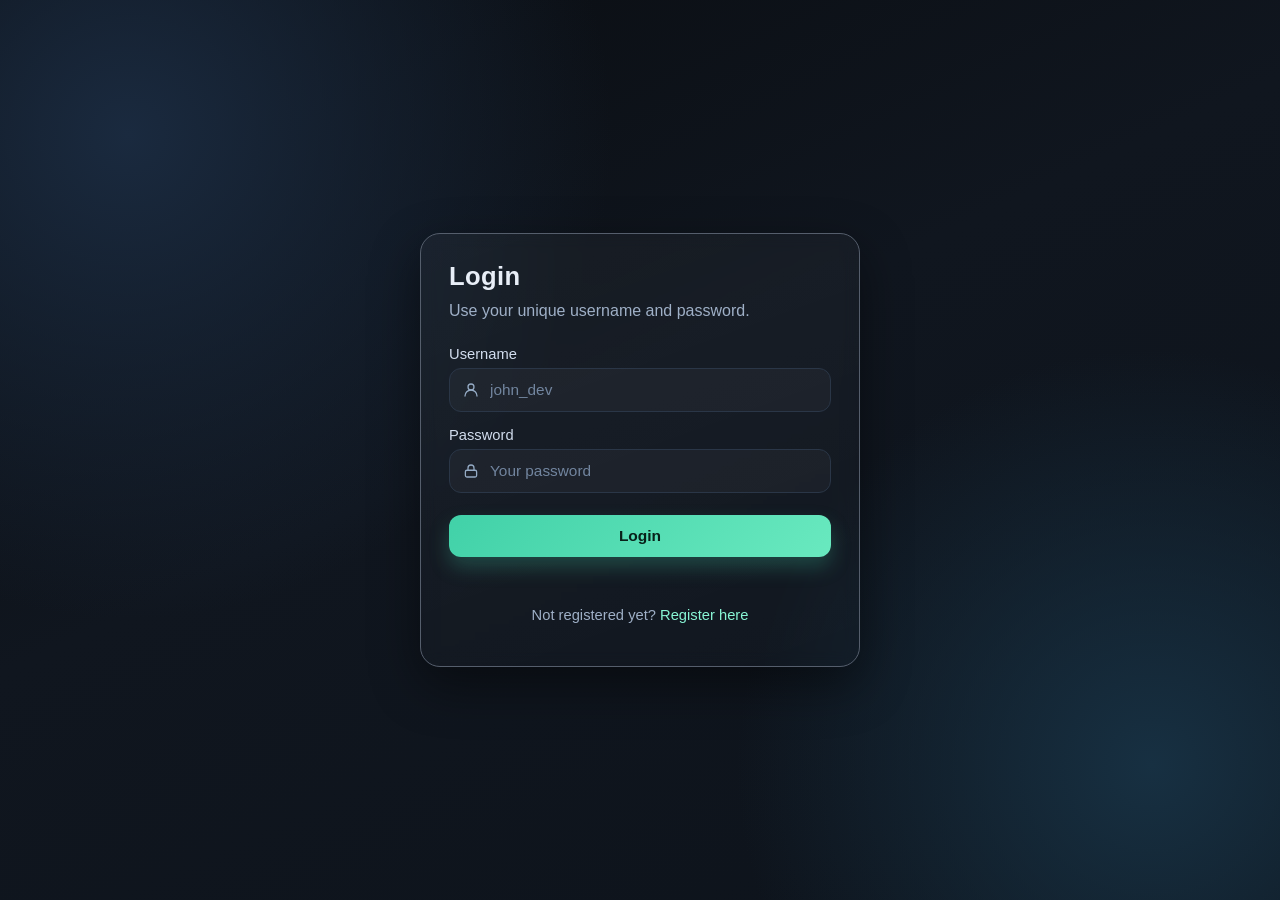
<file: index.html>
﻿<!doctype html>
<html lang="en">
  <head>
    <meta charset="UTF-8" />
    <meta name="viewport" content="width=device-width, initial-scale=1.0" />
    <title>Login</title>
    <link rel="stylesheet" href="./common/auth-theme.css" />
  </head>
  <body>
    <main class="auth-shell">
      <section class="auth-card">
        <h1 class="auth-title">Login</h1>
        <p class="auth-subtitle">Use your unique username and password.</p>

        <form
          id="login-form"
          class="auth-form"
          method="post"
          action="javascript:void(0)"
          novalidate
        >
          <div>
            <label class="field-label" for="username">Username</label>
            <div class="field-wrap">
              <svg
                class="field-icon"
                viewBox="0 0 24 24"
                fill="none"
                aria-hidden="true"
              >
                <path
                  d="M12 12a4 4 0 1 0 0-8 4 4 0 0 0 0 8Z"
                  stroke="currentColor"
                  stroke-width="1.7"
                />
                <path
                  d="M4 20a8 8 0 1 1 16 0"
                  stroke="currentColor"
                  stroke-width="1.7"
                  stroke-linecap="round"
                />
              </svg>
              <input
                class="auth-input"
                type="text"
                name="username"
                id="username"
                placeholder="john_dev"
                required
              />
            </div>
          </div>

          <div>
            <label class="field-label" for="pass">Password</label>
            <div class="field-wrap">
              <svg
                class="field-icon"
                viewBox="0 0 24 24"
                fill="none"
                aria-hidden="true"
              >
                <rect
                  x="4.5"
                  y="11"
                  width="15"
                  height="9"
                  rx="2"
                  stroke="currentColor"
                  stroke-width="1.7"
                />
                <path
                  d="M8 11V8a4 4 0 1 1 8 0v3"
                  stroke="currentColor"
                  stroke-width="1.7"
                  stroke-linecap="round"
                />
              </svg>
              <input
                class="auth-input"
                type="password"
                name="password"
                id="pass"
                placeholder="Your password"
                minlength="8"
                required
              />
            </div>
          </div>

          <button type="button" id="loginbtn" class="auth-btn">
            <span class="btn-row">
              <span id="btn-text">Login</span>
              <span id="btn-loader" class="loader" aria-hidden="true">
                <svg viewBox="0 0 24 24" fill="none">
                  <path
                    d="M12 3a9 9 0 1 1-9 9"
                    stroke="#0a2e23"
                    stroke-width="2.5"
                    stroke-linecap="round"
                  />
                  <path
                    d="M9 3h3a9 9 0 0 1 9 9v1"
                    stroke="#eafff8"
                    stroke-width="2"
                    stroke-linecap="round"
                  />
                </svg>
              </span>
            </span>
          </button>

          <div id="progress" class="progress" aria-hidden="true">
            <div class="bar"></div>
          </div>

          <p class="auth-meta">
            Not registered yet?
            <a href="./register-user/index.html">Register here</a>
          </p>
        </form>
      </section>
    </main>

    <div
      id="toast-wrap"
      class="toast-wrap"
      aria-live="polite"
      aria-atomic="true"
    ></div>

    <script src="./login-user/login.js"></script>
  </body>
</html>
</file>
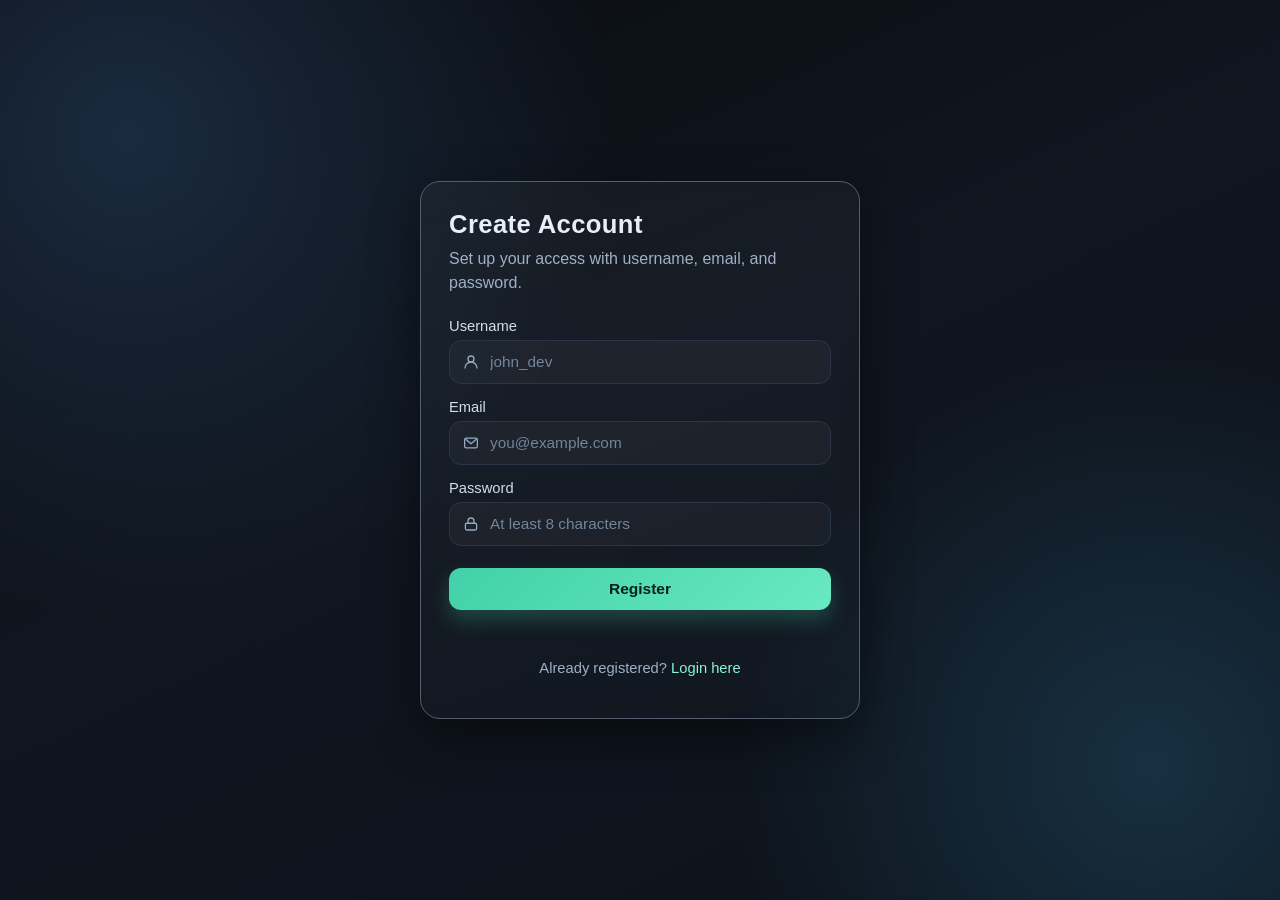
<file: register-user/index.html>
﻿<!doctype html>
<html lang="en">
  <head>
    <meta charset="UTF-8" />
    <meta name="viewport" content="width=device-width, initial-scale=1.0" />
    <title>Register</title>
    <link rel="stylesheet" href="../common/auth-theme.css" />
  </head>
  <body>
    <main class="auth-shell">
      <section class="auth-card">
        <h1 class="auth-title">Create Account</h1>
        <p class="auth-subtitle">Set up your access with username, email, and password.</p>
    
        <form id="register-form" class="auth-form" method="post" action="javascript:void(0)" novalidate>
          <div>
            <label class="field-label" for="username">Username</label>
            <div class="field-wrap">
              <svg class="field-icon" viewBox="0 0 24 24" fill="none" aria-hidden="true">
                <path d="M12 12a4 4 0 1 0 0-8 4 4 0 0 0 0 8Z" stroke="currentColor" stroke-width="1.7" />
                <path d="M4 20a8 8 0 1 1 16 0" stroke="currentColor" stroke-width="1.7" stroke-linecap="round" />
              </svg>
              <input class="auth-input" type="text" name="username" id="username" placeholder="john_dev" required />
            </div>
          </div>

          <div>
            <label class="field-label" for="mail">Email</label>
            <div class="field-wrap">
              <svg class="field-icon" viewBox="0 0 24 24" fill="none" aria-hidden="true">
                <rect x="3.5" y="5.5" width="17" height="13" rx="2.2" stroke="currentColor" stroke-width="1.7" />
                <path d="m5 7 7 6 7-6" stroke="currentColor" stroke-width="1.7" stroke-linecap="round" stroke-linejoin="round" />
              </svg>
              <input class="auth-input" type="email" name="email" id="mail" placeholder="you@example.com" required />
            </div>
          </div>

          <div>
            <label class="field-label" for="pass">Password</label>
            <div class="field-wrap">
              <svg class="field-icon" viewBox="0 0 24 24" fill="none" aria-hidden="true">
                <rect x="4.5" y="11" width="15" height="9" rx="2" stroke="currentColor" stroke-width="1.7" />
                <path d="M8 11V8a4 4 0 1 1 8 0v3" stroke="currentColor" stroke-width="1.7" stroke-linecap="round" />
              </svg>
              <input class="auth-input" type="password" name="password" id="pass" placeholder="At least 8 characters" minlength="8" required />
            </div>
          </div>

          <button type="button" id="registerbtn" class="auth-btn">
            <span class="btn-row">
              <span id="btn-text">Register</span>
              <span id="btn-loader" class="loader" aria-hidden="true">
                <svg viewBox="0 0 24 24" fill="none">
                  <path d="M12 3a9 9 0 1 1-9 9" stroke="#0a2e23" stroke-width="2.5" stroke-linecap="round" />
                  <path d="M9 3h3a9 9 0 0 1 9 9v1" stroke="#eafff8" stroke-width="2" stroke-linecap="round" />
                </svg>
              </span>
            </span>
          </button>

          <div id="progress" class="progress" aria-hidden="true">
            <div class="bar"></div>
          </div>

          <p class="auth-meta">
            Already registered?
            <a href="../index.html">Login here</a>
          </p>
        </form>
      </section>
    </main>

    <div id="toast-wrap" class="toast-wrap" aria-live="polite" aria-atomic="true"></div>

    <script src="./register.js"></script>
  </body>
</html>
</file>
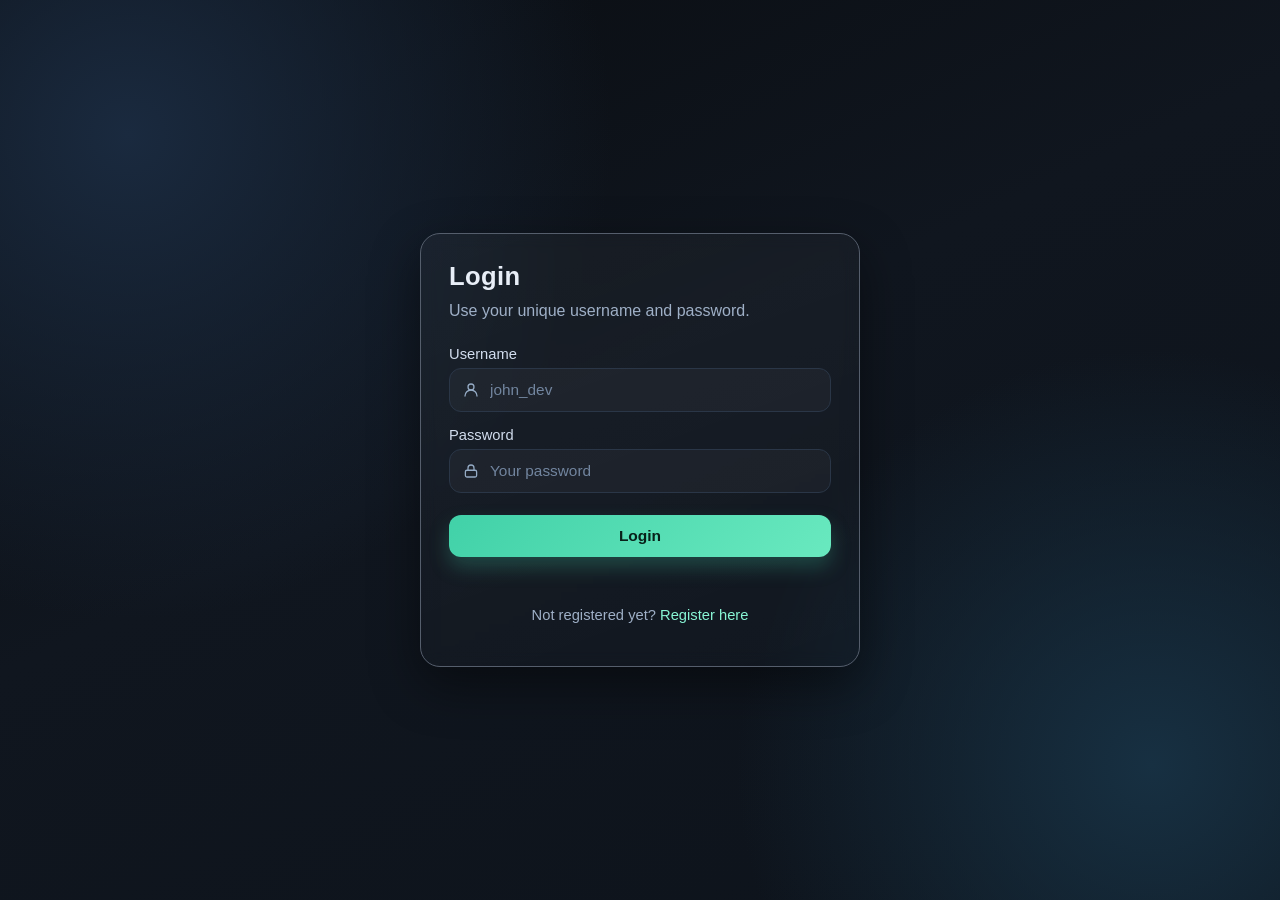
<file: user-profile/getme.html>
﻿<!doctype html>
<html lang="en">
  <head>
    <meta charset="UTF-8" />
    <meta name="viewport" content="width=device-width, initial-scale=1.0" />
    <title>My Profile</title>
    <link rel="stylesheet" href="../common/auth-theme.css" />
    <link rel="stylesheet" href="./getme.css" />
  </head>
  <body>
    <main class="profile-shell">
      <section class="profile-card">
        <div id="profile-loading" class="profile-loading">
          <p class="loading-title">Fetching your profile...</p>
          <div class="loading-track" aria-hidden="true">
            <div class="loading-fill" id="loading-fill"></div>
          </div>
          <p class="loading-percent"><span id="loading-percent">0</span>%</p>
        </div>

        <div id="profile-content" class="profile-content hidden">
          <header class="profile-head">
            <img id="avatar-img" class="avatar-img" src="https://via.placeholder.com/200x200.png" alt="User avatar" />
            <div>
              <p class="kicker">Your Profile</p>
              <h1 id="profile-title" class="profile-title">Welcome</h1>
              <p class="profile-subtitle">Your account details and security status.</p>
            </div>
          </header>

          <section class="stats-grid">
            <article class="stat-box">
              <p class="stat-label">Role</p>
              <p id="role-value" class="stat-value">-</p>
            </article>
            <article class="stat-box">
              <p class="stat-label">Status</p>
              <p class="stat-value success">Active</p>
            </article>
            <article class="stat-box">
              <p class="stat-label">Profile ID</p>
              <p id="id-value" class="stat-value">-</p>
            </article>
          </section>

          <section class="details-panel">
            <h2>Profile Information</h2>
            <div class="detail-row">
              <span>Username</span>
              <strong id="username-value">-</strong>
            </div>
            <div class="detail-row">
              <span>Email</span>
              <strong id="email-value">-</strong>
            </div>
            <div class="detail-row">
              <span>Login Type</span>
              <strong id="login-type-value">-</strong>
            </div>
            <div class="detail-row">
              <span>Email Verified</span>
              <strong id="verified-value">-</strong>
            </div>
            <div class="detail-row">
              <span>Created</span>
              <strong id="created-value">-</strong>
            </div>
          </section>

          <footer class="profile-actions">
            <a class="auth-btn logout-btn" href="../index.html" id="logout-btn">Logout</a>
          </footer>
        </div>
      </section>
    </main>

    <div id="toast-wrap" class="toast-wrap" aria-live="polite" aria-atomic="true"></div>

    <script src="./getme.js"></script>
  </body>
</html>
</file>
<file: common/auth-theme.css>
:root {
  --bg-0: #090c10;
  --bg-1: #10161f;
  --bg-2: #182230;
  --line: #2a3647;
  --text: #e8eef7;
  --muted: #9fb0c7;
  --accent: #41d1a8;
  --accent-strong: #2ab58e;
  --danger: #ff6b6b;
  --success: #57d38c;
  --shadow: 0 18px 50px rgba(0, 0, 0, 0.45);
  --radius-lg: 20px;
  --radius-md: 12px;
}

* {
  box-sizing: border-box;
}

body {
  margin: 0;
  min-height: 100vh;
  font-family: "Segoe UI", "Inter", sans-serif;
  color: var(--text);
  background:
    radial-gradient(circle at 10% 15%, #1a2a3f 0%, transparent 35%),
    radial-gradient(circle at 90% 85%, #173042 0%, transparent 30%),
    linear-gradient(155deg, var(--bg-0), var(--bg-1) 45%, #0d131b);
}

.auth-shell {
  min-height: 100vh;
  padding: 24px;
  display: grid;
  place-items: center;
}

.auth-card {
  width: min(100%, 440px);
  border: 1px solid color-mix(in srgb, var(--line) 80%, #ffffff 20%);
  background: linear-gradient(160deg, rgba(255, 255, 255, 0.04), rgba(255, 255, 255, 0.01));
  border-radius: var(--radius-lg);
  padding: 28px;
  box-shadow: var(--shadow);
  backdrop-filter: blur(8px);
  animation: rise 0.5s ease-out both;
}

.auth-title {
  font-size: clamp(1.5rem, 2vw, 2rem);
  margin: 0 0 8px;
  letter-spacing: 0.4px;
}

.auth-subtitle {
  margin: 0 0 22px;
  color: var(--muted);
  line-height: 1.5;
}

.auth-form {
  display: grid;
  gap: 14px;
}

.field-label {
  font-size: 0.92rem;
  color: #d2ddee;
  margin-bottom: 6px;
  display: inline-block;
}

.field-wrap {
  border: 1px solid var(--line);
  background: rgba(255, 255, 255, 0.03);
  border-radius: var(--radius-md);
  display: flex;
  align-items: center;
  gap: 10px;
  padding: 0 12px;
  transition: border-color 0.2s ease, box-shadow 0.2s ease, transform 0.2s ease;
}

.field-wrap:focus-within {
  border-color: var(--accent);
  box-shadow: 0 0 0 3px rgba(65, 209, 168, 0.18);
  transform: translateY(-1px);
}

.field-icon {
  width: 18px;
  height: 18px;
  color: #95abc5;
  flex-shrink: 0;
}

.auth-input {
  width: 100%;
  border: 0;
  outline: 0;
  background: transparent;
  color: var(--text);
  font-size: 0.96rem;
  padding: 12px 0;
}

.auth-input::placeholder {
  color: #72859f;
}

.auth-btn {
  margin-top: 8px;
  border: 0;
  border-radius: 12px;
  padding: 12px 14px;
  font-size: 0.97rem;
  font-weight: 600;
  color: #082119;
  background: linear-gradient(135deg, var(--accent), #69e9bf);
  cursor: pointer;
  transition: transform 0.2s ease, filter 0.2s ease, box-shadow 0.2s ease;
  box-shadow: 0 10px 20px rgba(65, 209, 168, 0.25);
}

.auth-btn:hover {
  transform: translateY(-1px);
  filter: brightness(1.04);
}

.auth-btn:active {
  transform: translateY(0);
}

.auth-btn:disabled {
  cursor: wait;
  opacity: 0.78;
}

.btn-row {
  display: flex;
  justify-content: center;
  align-items: center;
  gap: 10px;
}

.loader {
  width: 20px;
  height: 20px;
  display: none;
}

.loader.active {
  display: block;
}

.loader svg {
  width: 100%;
  height: 100%;
  animation: spin 1s linear infinite;
}

.progress {
  width: 100%;
  height: 4px;
  border-radius: 999px;
  background: rgba(255, 255, 255, 0.08);
  overflow: hidden;
  margin-top: 6px;
  opacity: 0;
  transition: opacity 0.2s ease;
}

.progress.active {
  opacity: 1;
}

.progress .bar {
  height: 100%;
  width: 35%;
  background: linear-gradient(90deg, transparent, #86f0ce, var(--accent), transparent);
  animation: slide 1s linear infinite;
}

.toast-wrap {
  position: fixed;
  top: 16px;
  right: 16px;
  display: grid;
  gap: 10px;
  z-index: 1000;
}

.toast {
  min-width: 260px;
  max-width: min(92vw, 360px);
  border-radius: 12px;
  border: 1px solid var(--line);
  color: #eaf1fa;
  background: #132030;
  padding: 12px 14px;
  box-shadow: var(--shadow);
  animation: toast-in 0.24s ease-out both;
  display: flex;
  align-items: flex-start;
  gap: 10px;
}

.toast-icon {
  width: 18px;
  height: 18px;
  flex-shrink: 0;
  margin-top: 1px;
}

.toast-text {
  line-height: 1.35;
}

.toast.success {
  border-color: rgba(87, 211, 140, 0.45);
}

.toast.error {
  border-color: rgba(255, 107, 107, 0.45);
}

@keyframes rise {
  from {
    opacity: 0;
    transform: translateY(18px) scale(0.98);
  }
  to {
    opacity: 1;
    transform: translateY(0) scale(1);
  }
}

@keyframes spin {
  to {
    transform: rotate(360deg);
  }
}

@keyframes slide {
  from {
    transform: translateX(-130%);
  }
  to {
    transform: translateX(330%);
  }
}

@keyframes toast-in {
  from {
    opacity: 0;
    transform: translateY(-10px);
  }
  to {
    opacity: 1;
    transform: translateY(0);
  }
}

.auth-meta {
  margin-top: 12px;
  color: var(--muted);
  font-size: 0.92rem;
  text-align: center;
}

.auth-meta a {
  color: #88f5d5;
  text-decoration: none;
}

.auth-meta a:hover {
  text-decoration: underline;
}

@media (max-width: 520px) {
  .auth-shell {
    padding: 14px;
  }

  .auth-card {
    padding: 22px 16px;
  }
}
</file>
<file: user-profile/getme.css>
﻿.profile-shell {
  min-height: 100vh;
  padding: 28px 16px;
  display: grid;
  place-items: center;
}

.profile-card {
  width: min(100%, 760px);
  border: 1px solid color-mix(in srgb, var(--line) 80%, #ffffff 20%);
  border-radius: 22px;
  padding: 26px;
  background: linear-gradient(160deg, rgba(255, 255, 255, 0.05), rgba(255, 255, 255, 0.02));
  box-shadow: var(--shadow);
  backdrop-filter: blur(8px);
  animation: rise 0.45s ease-out both;
}

.hidden {
  display: none;
}

.profile-loading {
  padding: 6px 0;
}

.loading-title {
  margin: 0 0 10px;
  color: #d7e3f5;
  font-size: 1.02rem;
}

.loading-track {
  width: 100%;
  height: 12px;
  border-radius: 999px;
  background: rgba(255, 255, 255, 0.1);
  overflow: hidden;
}

.loading-fill {
  width: 0%;
  height: 100%;
  border-radius: 999px;
  background: linear-gradient(90deg, #39c89f, #8df3d2);
  transition: width 0.25s ease;
}

.loading-percent {
  margin: 10px 0 0;
  color: var(--muted);
  font-size: 0.94rem;
}

.profile-head {
  display: flex;
  align-items: center;
  gap: 14px;
  margin-bottom: 18px;
}

.avatar-img {
  width: 64px;
  height: 64px;
  border-radius: 50%;
  object-fit: cover;
  border: 1px solid #315273;
  box-shadow: 0 10px 24px rgba(65, 209, 168, 0.25);
}

.kicker {
  margin: 0;
  letter-spacing: 0.08em;
  text-transform: uppercase;
  font-size: 0.72rem;
  color: #86a4c8;
}

.profile-title {
  margin: 3px 0;
  font-size: clamp(1.4rem, 2.2vw, 2rem);
}

.profile-subtitle {
  margin: 0;
  color: var(--muted);
}

.stats-grid {
  margin: 16px 0 18px;
  display: grid;
  grid-template-columns: repeat(3, minmax(0, 1fr));
  gap: 10px;
}

.stat-box {
  border: 1px solid var(--line);
  border-radius: 12px;
  background: rgba(255, 255, 255, 0.03);
  padding: 12px;
}

.stat-label {
  margin: 0 0 4px;
  color: var(--muted);
  font-size: 0.84rem;
}

.stat-value {
  margin: 0;
  font-weight: 650;
}

.stat-value.success {
  color: #75e9b8;
}

.details-panel {
  border: 1px solid var(--line);
  border-radius: 14px;
  padding: 14px;
  background: rgba(255, 255, 255, 0.03);
}

.details-panel h2 {
  margin: 0 0 12px;
  font-size: 1.1rem;
}

.detail-row {
  display: flex;
  justify-content: space-between;
  gap: 12px;
  padding: 10px 0;
  border-top: 1px solid rgba(159, 176, 199, 0.16);
}

.detail-row:first-of-type {
  border-top: 0;
}

.detail-row span {
  color: var(--muted);
}

.profile-actions {
  margin-top: 18px;
  display: flex;
  justify-content: flex-end;
}

.logout-btn {
  text-decoration: none;
  color: #2a0909;
  background: linear-gradient(135deg, #ff8f8f, #ff6b6b);
  box-shadow: 0 10px 20px rgba(255, 107, 107, 0.28);
}

@media (max-width: 680px) {
  .profile-card {
    padding: 18px 14px;
  }

  .stats-grid {
    grid-template-columns: 1fr;
  }

  .profile-actions {
    justify-content: stretch;
  }

  .logout-btn {
    width: 100%;
    text-align: center;
  }
}
</file>
